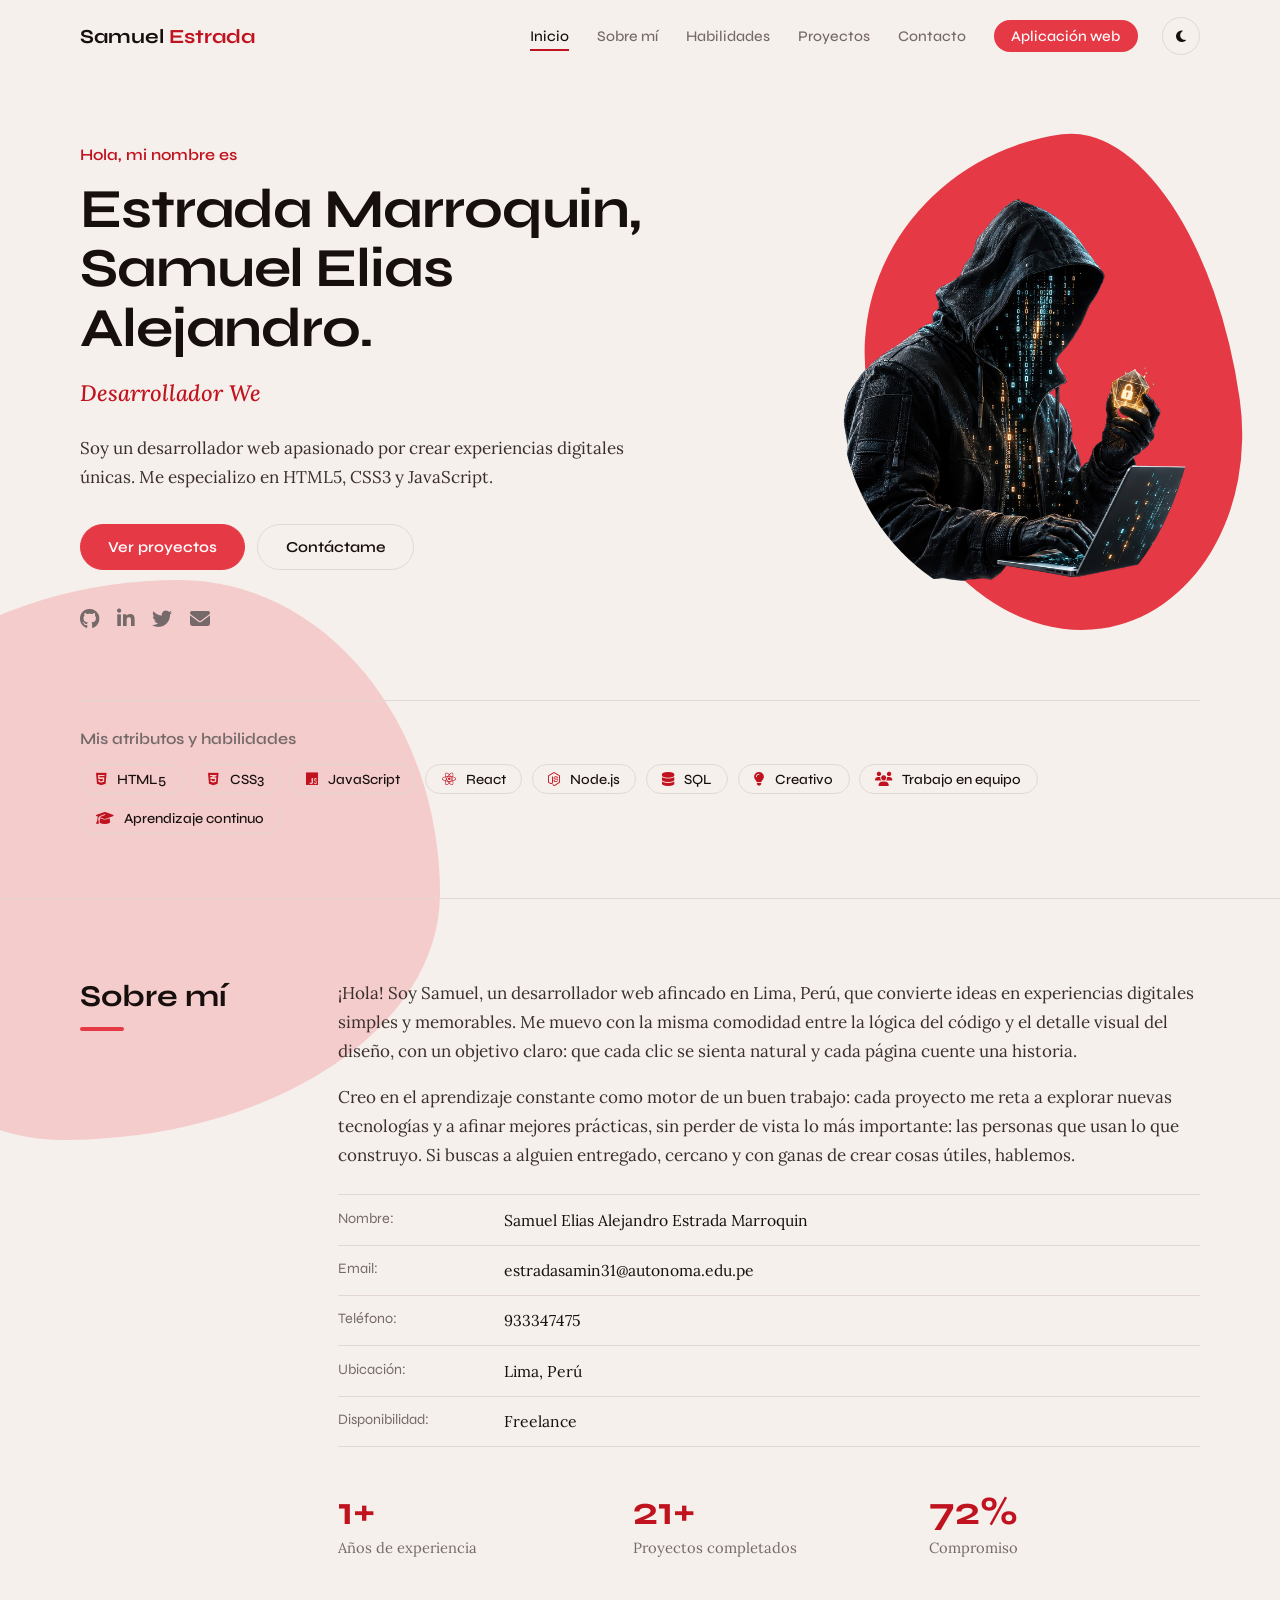
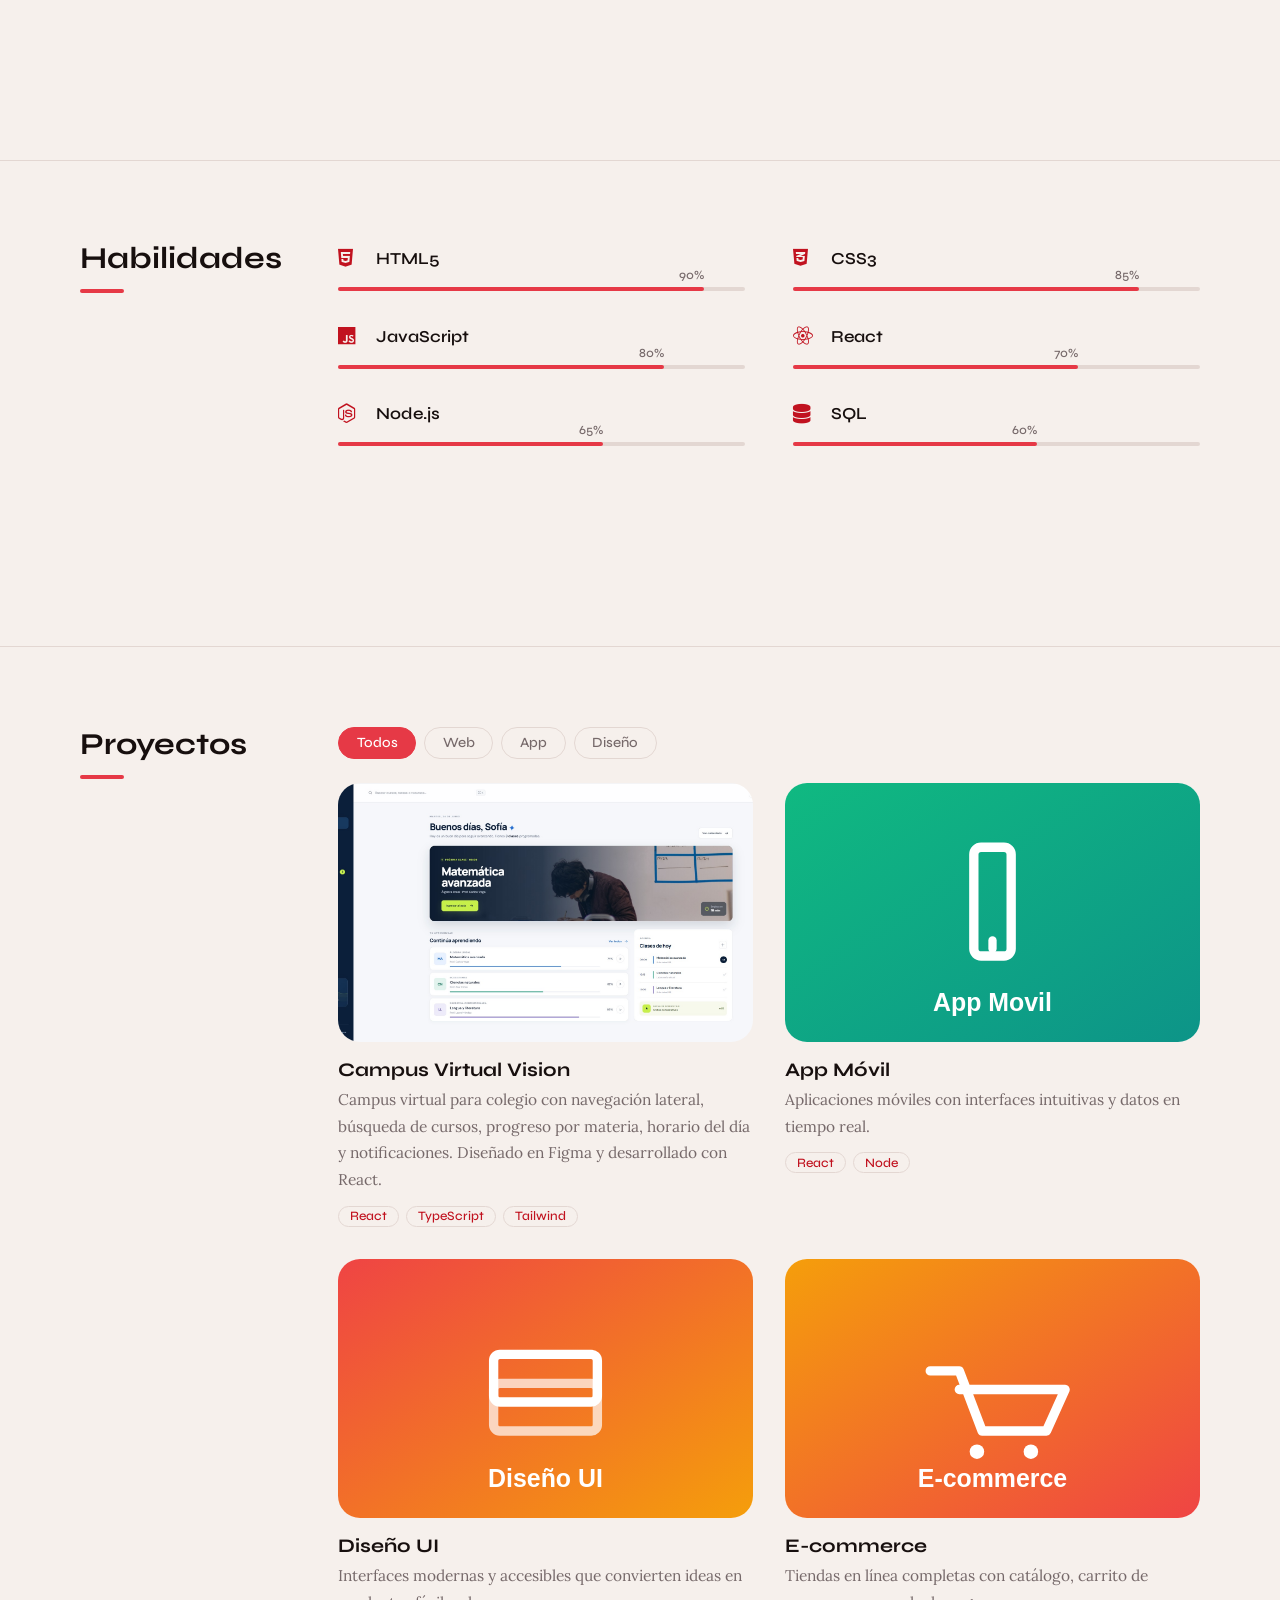
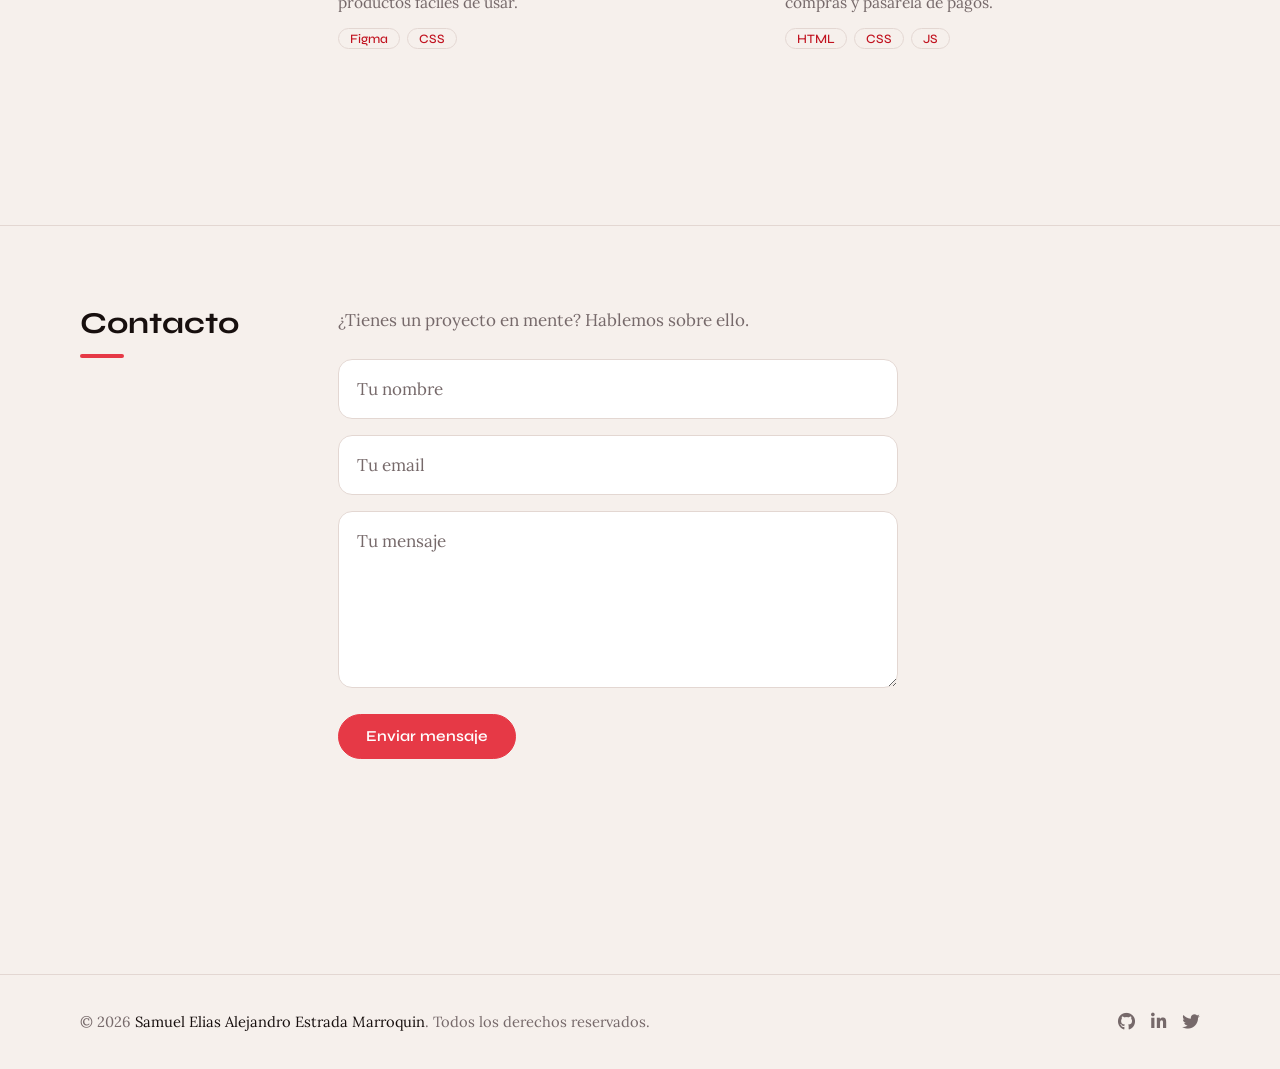
<file: index.html>
<!DOCTYPE html>
<html lang="es">
<head>
  <meta charset="UTF-8">
  <meta name="viewport" content="width=device-width, initial-scale=1.0">
  <meta name="description" content="Portafolio profesional de Samuel Estrada - Desarrollador Web">
  <title>Samuel Estrada | Desarrollador web</title>
  <link rel="stylesheet" href="style.css">
  <link rel="stylesheet" href="https://cdnjs.cloudflare.com/ajax/libs/font-awesome/6.5.1/css/all.min.css">
  <link rel="preconnect" href="https://fonts.googleapis.com">
  <link href="https://fonts.googleapis.com/css2?family=Lora:ital,wght@0,400;0,500;1,500&family=Syne:wght@500;600;700&display=swap" rel="stylesheet">
  <script>
    (function () {
      var theme = localStorage.getItem('theme');
      if (!theme && window.matchMedia('(prefers-color-scheme: light)').matches) theme = 'light';
      if (theme) document.documentElement.setAttribute('data-theme', theme);
    })();
  </script>
</head>
<body>
  <header class="header">
    <nav class="navbar container">
      <a href="#inicio" class="logo">Samuel<span>Estrada</span></a>
      <ul class="nav-links" id="nav-links">
        <li><a href="#inicio" class="active">Inicio</a></li>
        <li><a href="#sobre-mi">Sobre mí</a></li>
        <li><a href="#habilidades">Habilidades</a></li>
        <li><a href="#proyectos">Proyectos</a></li>
        <li><a href="#contacto">Contacto</a></li>
        <li><a href="https://samuelestrada.infinityfreeapp.com/Frontend-main/login.php">Aplicación web</a></li>
      </ul>
      <button class="theme-toggle" id="theme-toggle" aria-label="Cambiar entre modo claro y oscuro">
        <i class="fas fa-sun"></i>
      </button>
      <div class="hamburger" id="hamburger">
        <span></span>
        <span></span>
        <span></span>
      </div>
    </nav>
  </header>

  <main>
    <section class="hero" id="inicio">
      <div class="container hero-content">
        <div class="hero-grid">
          <div class="hero-text">
            <p class="hero-subtitle">Hola, mi nombre es</p>
            <h1 class="hero-title">Estrada Marroquin, Samuel Elias Alejandro.</h1>
            <h2 class="hero-subtitle2" id="typewriter"></h2>
            <p class="hero-description">
              Soy un desarrollador web apasionado por crear experiencias digitales únicas.
              Me especializo en HTML5, CSS3 y JavaScript.
            </p>
            <div class="hero-buttons">
              <a href="#proyectos" class="btn btn-primary">Ver proyectos</a>
              <a href="#contacto" class="btn btn-outline">Contáctame</a>
            </div>
            <div class="hero-social">
              <a href="#" aria-label="GitHub"><i class="fab fa-github"></i></a>
              <a href="#" aria-label="LinkedIn"><i class="fab fa-linkedin-in"></i></a>
              <a href="#" aria-label="Twitter"><i class="fab fa-twitter"></i></a>
              <a href="#" aria-label="Correo"><i class="fas fa-envelope"></i></a>
            </div>
          </div>
          <div class="hero-profile">
            <div class="profile-image-container">
              <img src="foto-perfil.png"
                   alt="Foto de perfil de Samuel Elias Alejandro Estrada Marroquin"
                   onerror="this.onerror=null;this.src='data:image/svg+xml;charset=utf-8,%3Csvg xmlns=%27http://www.w3.org/2000/svg%27 width=%27500%27 height=%27500%27 viewBox=%270 0 500 500%27%3E%3Cdefs%3E%3ClinearGradient id=%27g%27 x1=%270%27 y1=%270%27 x2=%271%27 y2=%271%27%3E%3Cstop offset=%270%%27 stop-color=%27%236366f1%27/%3E%3Cstop offset=%27100%%27 stop-color=%27%2310b981%27/%3E%3C/linearGradient%3E%3C/defs%3E%3Crect width=%27500%27 height=%27500%27 fill=%27url(%23g)%27/%3E%3Ctext x=%2750%%27 y=%2750%%27 font-family=%27Arial,sans-serif%27 font-size=%27160%27 fill=%27%23ffffff%27 text-anchor=%27middle%27 dominant-baseline=%27central%27 font-weight=%27bold%27%3ESE%3C/text%3E%3C/svg%3E';">
            </div>
          </div>
        </div>
        <div class="hero-skills" id="hero-skills">
          <h3 class="hero-skills-title">Mis atributos y habilidades</h3>
          <ul class="hero-attributes">
            <li class="skill-chip"><i class="fab fa-html5"></i> HTML5</li>
            <li class="skill-chip"><i class="fab fa-css3-alt"></i> CSS3</li>
            <li class="skill-chip"><i class="fab fa-js"></i> JavaScript</li>
            <li class="skill-chip"><i class="fab fa-react"></i> React</li>
            <li class="skill-chip"><i class="fab fa-node-js"></i> Node.js</li>
            <li class="skill-chip"><i class="fas fa-database"></i> SQL</li>
            <li class="skill-chip"><i class="fas fa-lightbulb"></i> Creativo</li>
            <li class="skill-chip"><i class="fas fa-users"></i> Trabajo en equipo</li>
            <li class="skill-chip"><i class="fas fa-graduation-cap"></i> Aprendizaje continuo</li>
          </ul>
        </div>
      </div>
    </section>

    <section class="about section" id="sobre-mi">
      <div class="container">
        <h2 class="section-title">Sobre mí</h2>
        <div class="about-content">
          <div class="about-text">
            <p>
              ¡Hola! Soy Samuel, un desarrollador web afincado en Lima, Perú, que
              convierte ideas en experiencias digitales simples y memorables. Me muevo
              con la misma comodidad entre la lógica del código y el detalle visual
              del diseño, con un objetivo claro: que cada clic se sienta natural y
              cada página cuente una historia.
            </p>
            <p>
              Creo en el aprendizaje constante como motor de un buen trabajo: cada
              proyecto me reta a explorar nuevas tecnologías y a afinar mejores
              prácticas, sin perder de vista lo más importante: las personas que
              usan lo que construyo. Si buscas a alguien entregado, cercano y con
              ganas de crear cosas útiles, hablemos.
            </p>
            <div class="about-info">
              <div class="info-item">
                <span class="info-label">Nombre:</span>
                <span class="info-value">Samuel Elias Alejandro Estrada Marroquin</span>
              </div>
              <div class="info-item">
                <span class="info-label">Email:</span>
                <span class="info-value">estradasamin31@autonoma.edu.pe</span>
              </div>
              <div class="info-item">
                <span class="info-label">Teléfono:</span>
                <span class="info-value">933347475</span>
              </div>
              <div class="info-item">
                <span class="info-label">Ubicación:</span>
                <span class="info-value">Lima, Perú</span>
              </div>
              <div class="info-item">
                <span class="info-label">Disponibilidad:</span>
                <span class="info-value">Freelance</span>
              </div>
            </div>
          </div>
          <div class="about-stats">
            <div class="stat">
              <h3><span data-count="2">0</span>+</h3>
              <p>Años de experiencia</p>
            </div>
            <div class="stat">
              <h3><span data-count="30">0</span>+</h3>
              <p>Proyectos completados</p>
            </div>
            <div class="stat">
              <h3><span data-count="100">0</span>%</h3>
              <p>Compromiso</p>
            </div>
          </div>
        </div>
      </div>
    </section>

    <section class="skills section" id="habilidades">
      <div class="container">
        <h2 class="section-title">Habilidades</h2>
        <div class="skills-grid">
          <div class="skill-card">
            <div class="skill-icon"><i class="fab fa-html5"></i></div>
            <h3>HTML5</h3>
            <div class="progress-bar">
              <div class="progress" data-progress="90%">90%</div>
            </div>
          </div>
          <div class="skill-card">
            <div class="skill-icon"><i class="fab fa-css3-alt"></i></div>
            <h3>CSS3</h3>
            <div class="progress-bar">
              <div class="progress" data-progress="85%">85%</div>
            </div>
          </div>
          <div class="skill-card">
            <div class="skill-icon"><i class="fab fa-js"></i></div>
            <h3>JavaScript</h3>
            <div class="progress-bar">
              <div class="progress" data-progress="80%">80%</div>
            </div>
          </div>
          <div class="skill-card">
            <div class="skill-icon"><i class="fab fa-react"></i></div>
            <h3>React</h3>
            <div class="progress-bar">
              <div class="progress" data-progress="70%">70%</div>
            </div>
          </div>
          <div class="skill-card">
            <div class="skill-icon"><i class="fab fa-node-js"></i></div>
            <h3>Node.js</h3>
            <div class="progress-bar">
              <div class="progress" data-progress="65%">65%</div>
            </div>
          </div>
          <div class="skill-card">
            <div class="skill-icon"><i class="fas fa-database"></i></div>
            <h3>SQL</h3>
            <div class="progress-bar">
              <div class="progress" data-progress="60%">60%</div>
            </div>
          </div>
        </div>
      </div>
    </section>

    <section class="projects section" id="proyectos">
      <div class="container">
        <h2 class="section-title">Proyectos</h2>
        <div class="filter-buttons">
          <button class="filter-btn active" data-filter="todos">Todos</button>
          <button class="filter-btn" data-filter="web">Web</button>
          <button class="filter-btn" data-filter="app">App</button>
          <button class="filter-btn" data-filter="diseño">Diseño</button>
        </div>
        <div class="projects-grid">
          <div class="project-card" data-category="web">
        <div class="project-image">
          <img src="proyecto-colegio.jpg" alt="Campus virtual Vision con menú, cursos, progreso y horario del día" loading="lazy">
          <div class="project-overlay">
            <div class="overlay-links">
              <a href="https://github.com/Estradasamin31/colegio-natuss-vinecere" target="_blank" rel="noopener noreferrer" aria-label="Ver código"><i class="fab fa-github"></i></a>
              <a href="https://estradasamin31.github.io/colegio-natuss-vinecere/" target="_blank" rel="noopener noreferrer" aria-label="Ver demo"><i class="fas fa-external-link-alt"></i></a>
            </div>
          </div>
        </div>
        <div class="project-info">
          <h3><a href="https://estradasamin31.github.io/colegio-natuss-vinecere/" target="_blank" rel="noopener noreferrer">Campus Virtual Vision</a></h3>
          <p>Campus virtual para colegio con navegación lateral, búsqueda de cursos, progreso por materia, horario del día y notificaciones. Diseñado en Figma y desarrollado con React.</p>
          <div class="project-tags">
           <span>React</span><span>TypeScript</span><span>Tailwind</span>
          </div>
        </div>
      </div>
      <div class="project-card" data-category="app">
            <div class="project-image">
              <img src="data:image/svg+xml;charset=utf-8,%3Csvg%20xmlns%3D'http%3A%2F%2Fwww.w3.org%2F2000%2Fsvg'%20width%3D'400'%20height%3D'250'%20viewBox%3D'0%200%20400%20250'%3E%3Cdefs%3E%3ClinearGradient%20id%3D'g'%20x1%3D'0'%20y1%3D'0'%20x2%3D'1'%20y2%3D'1'%3E%3Cstop%20offset%3D'0%25'%20stop-color%3D'%2310b981'%2F%3E%3Cstop%20offset%3D'100%25'%20stop-color%3D'%230d9488'%2F%3E%3C%2FlinearGradient%3E%3C%2Fdefs%3E%3Crect%20width%3D'400'%20height%3D'250'%20fill%3D'url(%23g)'%2F%3E%3Crect%20x%3D'182'%20y%3D'62'%20width%3D'36'%20height%3D'105'%20rx%3D'7'%20fill%3D'none'%20stroke%3D'%23ffffff'%20stroke-width%3D'9'%2F%3E%3Cline%20x1%3D'200'%20y1%3D'152'%20x2%3D'200'%20y2%3D'160'%20stroke%3D'%23ffffff'%20stroke-width%3D'8'%20stroke-linecap%3D'round'%2F%3E%3Ctext%20x%3D'50%25'%20y%3D'220'%20font-family%3D'Arial%2Csans-serif'%20font-size%3D'24'%20fill%3D'%23ffffff'%20text-anchor%3D'middle'%20font-weight%3D'bold'%3EApp%20Movil%3C%2Ftext%3E%3C%2Fsvg%3E" alt="App Móvil">
              <div class="project-overlay">
                <div class="overlay-links">
                  <a href="#" aria-label="Ver código"><i class="fab fa-github"></i></a>
                  <a href="#" aria-label="Ver demo"><i class="fas fa-external-link-alt"></i></a>
                </div>
              </div>
            </div>
            <div class="project-info">
              <h3>App Móvil</h3>
              <p>Aplicaciones móviles con interfaces intuitivas y datos en tiempo real.</p>
              <div class="project-tags">
                <span>React</span><span>Node</span>
              </div>
            </div>
          </div>
          <div class="project-card" data-category="diseño">
            <div class="project-image">
              <img src="data:image/svg+xml;charset=utf-8,%3Csvg%20xmlns%3D'http%3A%2F%2Fwww.w3.org%2F2000%2Fsvg'%20width%3D'400'%20height%3D'250'%20viewBox%3D'0%200%20400%20250'%3E%3Cdefs%3E%3ClinearGradient%20id%3D'g'%20x1%3D'0'%20y1%3D'0'%20x2%3D'1'%20y2%3D'1'%3E%3Cstop%20offset%3D'0%25'%20stop-color%3D'%23ef4444'%2F%3E%3Cstop%20offset%3D'100%25'%20stop-color%3D'%23f59e0b'%2F%3E%3C%2FlinearGradient%3E%3C%2Fdefs%3E%3Crect%20width%3D'400'%20height%3D'250'%20fill%3D'url(%23g)'%2F%3E%3Crect%20x%3D'150'%20y%3D'92'%20width%3D'100'%20height%3D'46'%20rx%3D'6'%20fill%3D'none'%20stroke%3D'%23ffffff'%20stroke-width%3D'9'%2F%3E%3Crect%20x%3D'150'%20y%3D'120'%20width%3D'100'%20height%3D'46'%20rx%3D'6'%20fill%3D'none'%20stroke%3D'%23ffffff'%20stroke-width%3D'9'%20opacity%3D'0.7'%2F%3E%3Ctext%20x%3D'50%25'%20y%3D'220'%20font-family%3D'Arial%2Csans-serif'%20font-size%3D'24'%20fill%3D'%23ffffff'%20text-anchor%3D'middle'%20font-weight%3D'bold'%3EDise%C3%B1o%20UI%3C%2Ftext%3E%3C%2Fsvg%3E" alt="Diseño UI">
              <div class="project-overlay">
                <div class="overlay-links">
                  <a href="#" aria-label="Ver código"><i class="fab fa-github"></i></a>
                  <a href="#" aria-label="Ver demo"><i class="fas fa-external-link-alt"></i></a>
                </div>
              </div>
            </div>
            <div class="project-info">
              <h3>Diseño UI</h3>
              <p>Interfaces modernas y accesibles que convierten ideas en productos fáciles de usar.</p>
              <div class="project-tags">
                <span>Figma</span><span>CSS</span>
              </div>
            </div>
          </div>
          <div class="project-card" data-category="web">
            <div class="project-image">
              <img src="data:image/svg+xml;charset=utf-8,%3Csvg%20xmlns%3D'http%3A%2F%2Fwww.w3.org%2F2000%2Fsvg'%20width%3D'400'%20height%3D'250'%20viewBox%3D'0%200%20400%20250'%3E%3Cdefs%3E%3ClinearGradient%20id%3D'g'%20x1%3D'0'%20y1%3D'0'%20x2%3D'1'%20y2%3D'1'%3E%3Cstop%20offset%3D'0%25'%20stop-color%3D'%23f59e0b'%2F%3E%3Cstop%20offset%3D'100%25'%20stop-color%3D'%23ef4444'%2F%3E%3C%2FlinearGradient%3E%3C%2Fdefs%3E%3Crect%20width%3D'400'%20height%3D'250'%20fill%3D'url(%23g)'%2F%3E%3Cpath%20d%3D'M140%20108%20h28%20l22%2058%20h62%20l18%20-40%20h-102'%20fill%3D'none'%20stroke%3D'%23ffffff'%20stroke-width%3D'9'%20stroke-linecap%3D'round'%20stroke-linejoin%3D'round'%2F%3E%3Ccircle%20cx%3D'185'%20cy%3D'186'%20r%3D'7'%20fill%3D'%23ffffff'%2F%3E%3Ccircle%20cx%3D'237'%20cy%3D'186'%20r%3D'7'%20fill%3D'%23ffffff'%2F%3E%3Ctext%20x%3D'50%25'%20y%3D'220'%20font-family%3D'Arial%2Csans-serif'%20font-size%3D'24'%20fill%3D'%23ffffff'%20text-anchor%3D'middle'%20font-weight%3D'bold'%3EE-commerce%3C%2Ftext%3E%3C%2Fsvg%3E" alt="E-commerce">
              <div class="project-overlay">
                <div class="overlay-links">
                  <a href="#" aria-label="Ver código"><i class="fab fa-github"></i></a>
                  <a href="#" aria-label="Ver demo"><i class="fas fa-external-link-alt"></i></a>
                </div>
              </div>
            </div>
            <div class="project-info">
              <h3>E-commerce</h3>
              <p>Tiendas en línea completas con catálogo, carrito de compras y pasarela de pagos.</p>
              <div class="project-tags">
                <span>HTML</span><span>CSS</span><span>JS</span>
              </div>
            </div>
          </div>
        </div>
      </div>
    </section>

    <section class="contact section" id="contacto">
      <div class="container">
        <h2 class="section-title">Contacto</h2>
        <p class="contact-subtitle">¿Tienes un proyecto en mente? Hablemos sobre ello.</p>
        <form class="contact-form" id="contact-form">
          <div class="form-group">
            <input type="text" id="nombre" placeholder="Tu nombre" required>
          </div>
          <div class="form-group">
            <input type="email" id="email" placeholder="Tu email" required>
          </div>
          <div class="form-group">
            <textarea id="mensaje" placeholder="Tu mensaje" rows="5" required></textarea>
          </div>
          <button type="submit" class="btn btn-primary">Enviar mensaje</button>
          <p class="form-message" id="form-message"></p>
        </form>
      </div>
    </section>
  </main>

  <footer class="footer">
    <div class="container">
      <p>&copy; 2026 <span>Samuel Elias Alejandro Estrada Marroquin</span>. Todos los derechos reservados.</p>
      <div class="footer-social">
        <a href="#" aria-label="GitHub"><i class="fab fa-github"></i></a>
        <a href="#" aria-label="LinkedIn"><i class="fab fa-linkedin-in"></i></a>
        <a href="#" aria-label="Twitter"><i class="fab fa-twitter"></i></a>
      </div>
    </div>
  </footer>

  <button class="scroll-top" id="scroll-top" aria-label="Volver arriba">
    <i class="fas fa-arrow-up"></i>
  </button>

  <script src="script.js"></script>
</body>
</html>
</file>
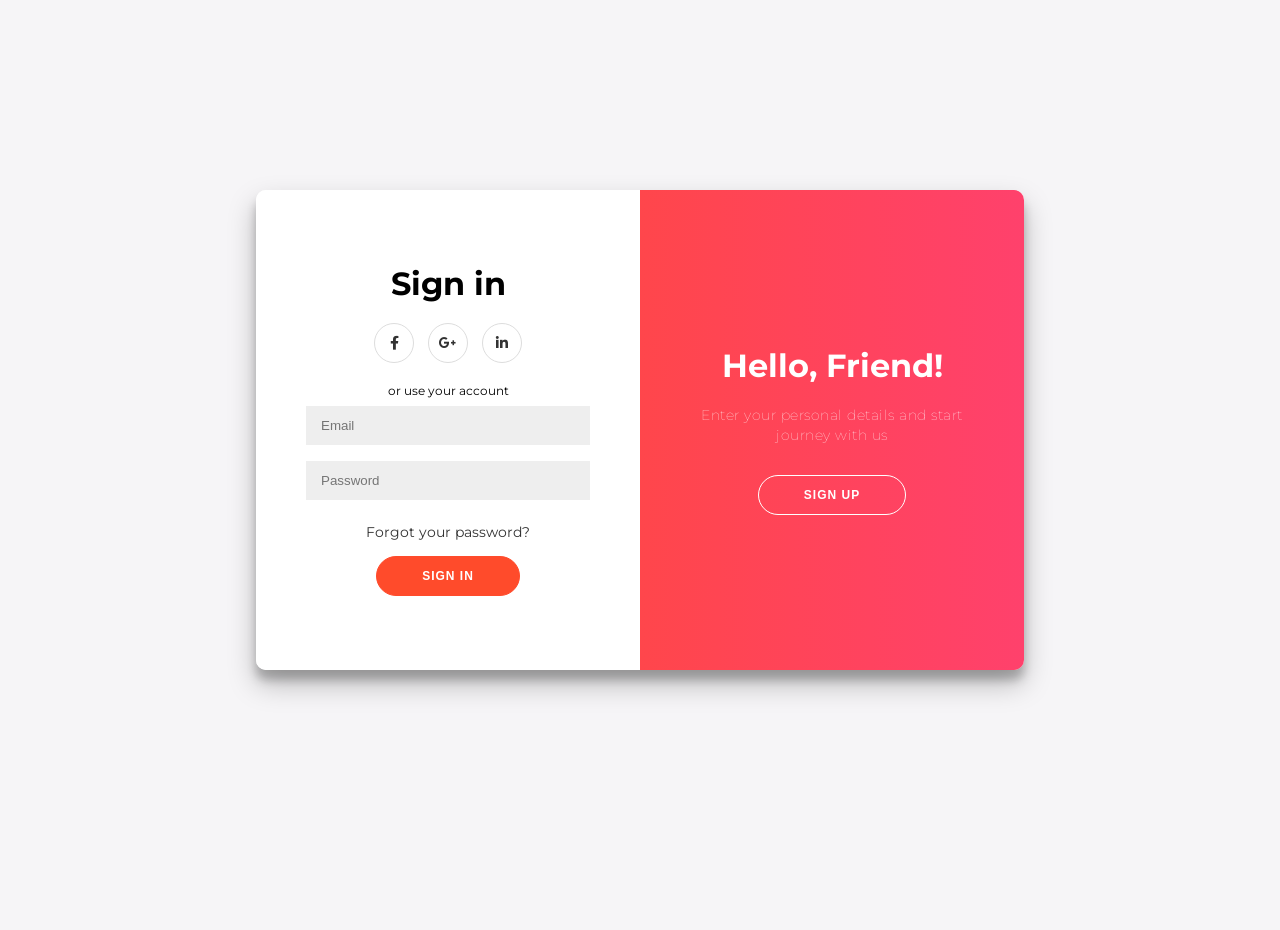
<file: login.html>
<!DOCTYPE html>
<html lang="es">
<head>
  <meta charset="UTF-8" />
  <meta name="viewport" content="width=device-width, initial-scale=1.0" />
  <title>Login</title>

  <!-- Íconos de Facebook, Google y LinkedIn -->
  <link rel="stylesheet" href="https://cdnjs.cloudflare.com/ajax/libs/font-awesome/5.15.4/css/all.min.css" />
  <link rel="stylesheet" href="login.css" />
</head>
<body>

  <div class="container" id="container">

    <!-- Formulario de registro -->
    <div class="form-container sign-up-container">
      <form action="#">
        <h1>Create Account</h1>
        <div class="social-container">
          <a href="#" class="social"><i class="fab fa-facebook-f"></i></a>
          <a href="#" class="social"><i class="fab fa-google-plus-g"></i></a>
          <a href="#" class="social"><i class="fab fa-linkedin-in"></i></a>
        </div>
        <span>or use your email for registration</span>
        <input type="text" placeholder="Name" />
        <input type="email" placeholder="Email" />
        <input type="password" placeholder="Password" />
        <button>Sign Up</button>
      </form>
    </div>

    <!-- Formulario de inicio de sesión -->
    <div class="form-container sign-in-container">
      <form action="#" id="formLogin">
        <h1>Sign in</h1>
        <div class="social-container">
          <a href="#" class="social"><i class="fab fa-facebook-f"></i></a>
          <a href="#" class="social"><i class="fab fa-google-plus-g"></i></a>
          <a href="#" class="social"><i class="fab fa-linkedin-in"></i></a>
        </div>
        <span>or use your account</span>
        <input type="email" placeholder="Email" />
        <input type="password" placeholder="Password" />
        <a href="#">Forgot your password?</a>
        <button>Sign In</button>
      </form>
    </div>

    <!-- Panel que se desliza -->
    <div class="overlay-container">
      <div class="overlay">
        <div class="overlay-panel overlay-left">
          <h1>Welcome Back!</h1>
          <p>To keep connected with us please login with your personal info</p>
          <button class="ghost" id="signIn">Sign In</button>
        </div>
        <div class="overlay-panel overlay-right">
          <h1>Hello, Friend!</h1>
          <p>Enter your personal details and start journey with us</p>
          <button class="ghost" id="signUp">Sign Up</button>
        </div>
      </div>
    </div>

  </div>

  <script src="login.js"></script>
</body>
</html>
</file>
<file: style.css>
/* Portafolio · Samuel Estrada — negro y rojo, formas orgánicas */
:root{
  --bg:#0a0a0b; --surface:#151416; --line:#2b2a2c;
  --heading:#ffffff; --text:#d8d2d0; --muted:#9a9294;
  --accent:#ff5a5f; --blob:#e63946; --blob-soft:#4a0c14; --on-accent:#ffffff;
  --font-display:'Syne','Segoe UI',system-ui,sans-serif;
  --font-body:'Lora',Georgia,'Times New Roman',serif;
  --font-ui:'Syne','Segoe UI',system-ui,sans-serif;
  --w:1120px;
}
[data-theme="light"]{
  --bg:#f6f0ec; --surface:#ffffff; --line:#e3d7d2;
  --heading:#170f0e; --text:#3a2e2c; --muted:#76696a;
  --accent:#c1121f; --blob:#e63946; --blob-soft:#f3c4c4; --on-accent:#ffffff;
}
*{margin:0;padding:0;box-sizing:border-box}
html{scroll-behavior:smooth;scroll-padding-top:76px}
body{font:400 1.0625rem/1.72 var(--font-body);background:var(--bg);color:var(--text);position:relative;overflow-x:hidden;-webkit-font-smoothing:antialiased}
/* forma orgánica de fondo, abajo a la izquierda */
body::before{content:"";position:fixed;z-index:-1;left:-180px;bottom:-240px;width:620px;height:560px;background:var(--blob-soft);border-radius:58% 42% 61% 39% / 47% 56% 44% 53%;opacity:.8}
a{color:inherit;text-decoration:none}
ul{list-style:none}
img{max-width:100%;display:block}
:focus-visible{outline:2px solid var(--accent);outline-offset:3px}
.container{width:min(var(--w),100% - 3rem);margin-inline:auto}

/* Cabecera */
.header{position:sticky;top:0;z-index:50;background:var(--bg);border-bottom:1px solid transparent}
.header.scrolled{border-bottom-color:var(--line)}
.navbar{display:flex;align-items:center;gap:1.5rem;height:72px}
.logo{font:700 1.25rem var(--font-display);color:var(--heading);margin-right:auto}
.logo span{color:var(--accent);margin-left:.3rem}
.nav-links{display:flex;gap:1.75rem;font:500 .92rem var(--font-ui)}
.nav-links a{color:var(--muted);padding:.25rem 0;border-bottom:2px solid transparent}
.nav-links a:hover,.nav-links a.active{color:var(--heading);border-bottom-color:var(--accent)}
.nav-links li:last-child a{color:var(--on-accent);background:var(--blob);padding:.45rem 1.1rem;border-radius:999px;border:0}
.theme-toggle{background:none;border:1px solid var(--line);color:var(--heading);width:38px;height:38px;border-radius:50%;cursor:pointer}
.hamburger{display:none;flex-direction:column;gap:5px;cursor:pointer;padding:6px}
.hamburger span{width:22px;height:2px;background:var(--heading);transition:transform .2s}

/* Portada */
.hero{padding:4.5rem 0 4rem;position:relative}
.hero-grid{display:grid;grid-template-columns:1.35fr 1fr;gap:3.5rem;align-items:center}
.hero-subtitle{color:var(--accent);font:600 1rem var(--font-ui);margin-bottom:1rem}
.hero-title{font:700 clamp(2rem,4.3vw,3.6rem)/1.08 var(--font-display);color:var(--heading);letter-spacing:-.02em;margin-bottom:1.25rem}
.hero-subtitle2{font:italic 500 1.4rem var(--font-body);color:var(--accent);min-height:2.2rem;margin-bottom:1.25rem}
.hero-description{max-width:50ch;margin-bottom:2rem}
.hero-buttons{display:flex;flex-wrap:wrap;gap:.75rem;margin-bottom:2rem}
.btn{display:inline-block;padding:.8rem 1.7rem;border-radius:999px;font:600 .95rem var(--font-ui);border:1.5px solid var(--blob);cursor:pointer}
.btn-primary{background:var(--blob);color:var(--on-accent)}
.btn-primary:hover{filter:brightness(1.1)}
.btn-outline{background:none;color:var(--heading);border-color:var(--line)}
.btn-outline:hover{border-color:var(--blob)}
.hero-social{display:flex;gap:1.1rem;font-size:1.25rem}
.hero-social a{color:var(--muted)}
.hero-social a:hover{color:var(--accent)}
.hero-profile{position:relative}
.profile-image-container{position:relative;width:min(360px,100%);aspect-ratio:4/5;margin-left:auto}
.profile-image-container::before{content:"";position:absolute;inset:-6% -10% -4% 8%;background:var(--blob);border-radius:62% 38% 46% 54% / 44% 58% 42% 56%;transform:rotate(-8deg)}
.profile-image-container img{position:relative;width:100%;height:100%;object-fit:cover;object-position:top;border-radius:46% 54% 42% 58% / 52% 42% 58% 48%}
.hero-skills{margin-top:4rem;padding-top:1.75rem;border-top:1px solid var(--line)}
.hero-skills-title{font:600 1rem var(--font-ui);color:var(--muted);margin-bottom:1rem}
.hero-attributes{display:flex;flex-wrap:wrap;gap:.6rem}
.skill-chip{border:1px solid var(--line);padding:.35rem .95rem;border-radius:999px;font:500 .88rem var(--font-ui);color:var(--heading)}
.skill-chip i{color:var(--accent);margin-right:.45rem}

/* Secciones: título a la izquierda */
.section{padding:5rem 0;border-top:1px solid var(--line)}
.section>.container{display:grid;grid-template-columns:210px 1fr;column-gap:3rem;row-gap:1.5rem}
.section>.container>*{grid-column:2}
.section>.container>.section-title{grid-column:1;grid-row:1/span 6;position:sticky;top:100px;align-self:start}
.section-title{font:700 1.9rem/1.15 var(--font-display);color:var(--heading)}
.section-title::after{content:"";display:block;width:44px;height:4px;border-radius:4px;background:var(--blob);margin-top:.8rem}

/* Sobre mí */
.about-content{display:grid;gap:2.5rem}
.about-text p+p{margin-top:1rem}
.about-info{margin-top:1.5rem;border-top:1px solid var(--line)}
.info-item{display:grid;grid-template-columns:150px 1fr;gap:1rem;padding:.7rem 0;border-bottom:1px solid var(--line);font-size:.98rem}
.info-label{color:var(--muted);font-family:var(--font-ui);font-size:.9rem}
.info-value{color:var(--heading)}
.about-stats{display:grid;grid-template-columns:repeat(3,1fr);gap:1.5rem}
.stat h3{font:700 2.5rem var(--font-display);color:var(--accent)}
.stat p{color:var(--muted);font-size:.92rem}

/* Habilidades */
.skills-grid{display:grid;grid-template-columns:repeat(2,1fr);gap:1.75rem 3rem}
.skill-card{display:grid;grid-template-columns:auto 1fr;align-items:center;column-gap:.8rem;row-gap:.7rem}
.skill-icon{color:var(--accent);font-size:1.25rem;width:1.6rem}
.skill-card h3{font:600 1.05rem var(--font-ui);color:var(--heading)}
.progress-bar{grid-column:1/-1;height:4px;border-radius:4px;background:var(--line);position:relative}
.progress{height:100%;width:0;border-radius:4px;background:var(--blob);position:relative;transition:width 1s ease;font-size:0}
.progress::after{content:attr(data-progress);position:absolute;right:0;bottom:9px;font:500 .78rem var(--font-ui);color:var(--muted)}

/* Proyectos */
.filter-buttons{display:flex;flex-wrap:wrap;gap:.5rem}
.filter-btn{background:none;border:1px solid var(--line);color:var(--muted);padding:.4rem 1.1rem;border-radius:999px;font:500 .88rem var(--font-ui);cursor:pointer}
.filter-btn:hover{color:var(--heading)}
.filter-btn.active{background:var(--blob);border-color:var(--blob);color:var(--on-accent)}
.projects-grid{display:grid;grid-template-columns:repeat(2,1fr);gap:2rem}
.project-card.hide{display:none}
.project-image{position:relative;aspect-ratio:16/10;overflow:hidden;border-radius:22px;background:var(--surface)}
.project-image img{width:100%;height:100%;object-fit:cover}
.project-overlay{position:absolute;inset:0;display:flex;align-items:flex-end;justify-content:flex-end;padding:.9rem;opacity:0;background:linear-gradient(to top,rgba(10,10,11,.8),transparent 60%);transition:opacity .2s}
.project-card:hover .project-overlay,.project-card:focus-within .project-overlay{opacity:1}
.overlay-links{display:flex;gap:.6rem}
.overlay-links a{display:grid;place-items:center;width:38px;height:38px;border-radius:50%;background:var(--blob);color:#fff}
.project-info{padding-top:1rem}
.project-info h3{font:700 1.2rem var(--font-display);color:var(--heading);margin-bottom:.3rem}
.project-info p{font-size:.97rem;color:var(--muted)}
.project-tags{display:flex;flex-wrap:wrap;gap:.4rem;margin-top:.8rem}
.project-tags span{font:500 .8rem var(--font-ui);color:var(--accent);border:1px solid var(--line);padding:.1rem .7rem;border-radius:999px}

/* Contacto */
.contact-subtitle{color:var(--muted)}
.contact-form{display:grid;gap:1rem;max-width:560px}
.contact-form input,.contact-form textarea{width:100%;padding:.9rem 1.1rem;background:var(--surface);border:1px solid var(--line);border-radius:14px;color:var(--heading);font:inherit}
.contact-form input::placeholder,.contact-form textarea::placeholder{color:var(--muted)}
.contact-form input:focus,.contact-form textarea:focus{outline:none;border-color:var(--blob)}
.contact-form .btn{justify-self:start}
.form-message{min-height:1.4rem;font-size:.95rem}

/* Pie y botón de subir */
.footer{border-top:1px solid var(--line);padding:2rem 0;font-size:.92rem;color:var(--muted)}
.footer .container{display:flex;flex-wrap:wrap;gap:1rem;justify-content:space-between;align-items:center}
.footer span{color:var(--heading)}
.footer-social{display:flex;gap:1rem;font-size:1.1rem}
.footer-social a:hover{color:var(--accent)}
.scroll-top{position:fixed;right:1.25rem;bottom:1.25rem;width:44px;height:44px;border-radius:50%;border:0;background:var(--blob);color:#fff;cursor:pointer;opacity:0;pointer-events:none;transition:opacity .2s}
.scroll-top.visible{opacity:1;pointer-events:auto}

/* Adaptable */
@media (max-width:900px){
  .section>.container{display:block}
  .section>.container>*+*{margin-top:1.5rem}
  .section>.container>.section-title{position:static;margin-bottom:1.75rem}
  .hero-grid{grid-template-columns:1fr;gap:3rem}
  .profile-image-container{margin:0 auto 0 0;width:min(300px,86%)}
  .hamburger{display:flex}
  .nav-links{display:none;position:absolute;top:72px;left:0;right:0;flex-direction:column;gap:0;background:var(--bg);border-bottom:1px solid var(--line);padding:.5rem 1.5rem 1rem}
  .nav-links.open{display:flex}
  .nav-links a{display:block;padding:.7rem 0}
  .nav-links li:last-child a{display:inline-block;margin-top:.4rem;padding:.5rem 1.2rem}
  .skills-grid,.projects-grid{grid-template-columns:1fr}
  .info-item{grid-template-columns:110px 1fr}
}
@media (prefers-reduced-motion:reduce){
  html{scroll-behavior:auto}
  *{transition:none !important}
}
</file>
<file: login.css>
@import url('https://fonts.googleapis.com/css?family=Montserrat:400,800');

* {
	box-sizing: border-box;
}

body {
	background: #f6f5f7;
	display: flex;
	justify-content: center;
	align-items: center;
	flex-direction: column;
	font-family: 'Montserrat', sans-serif;
	height: 100vh;
	margin: -20px 0 50px;
}

h1 {
	font-weight: bold;
	margin: 0;
}

h2 {
	text-align: center;
}

p {
	font-size: 14px;
	font-weight: 100;
	line-height: 20px;
	letter-spacing: 0.5px;
	margin: 20px 0 30px;
}

span {
	font-size: 12px;
}

a {
	color: #333;
	font-size: 14px;
	text-decoration: none;
	margin: 15px 0;
}

button {
	border-radius: 20px;
	border: 1px solid #FF4B2B;
	background-color: #FF4B2B;
	color: #FFFFFF;
	font-size: 12px;
	font-weight: bold;
	padding: 12px 45px;
	letter-spacing: 1px;
	text-transform: uppercase;
	transition: transform 80ms ease-in;
}

button:active {
	transform: scale(0.95);
}

button:focus {
	outline: none;
}

button.ghost {
	background-color: transparent;
	border-color: #FFFFFF;
}

form {
	background-color: #FFFFFF;
	display: flex;
	align-items: center;
	justify-content: center;
	flex-direction: column;
	padding: 0 50px;
	height: 100%;
	text-align: center;
}

input {
	background-color: #eee;
	border: none;
	padding: 12px 15px;
	margin: 8px 0;
	width: 100%;
}

.container {
	background-color: #fff;
	border-radius: 10px;
  	box-shadow: 0 14px 28px rgba(0,0,0,0.25), 
			0 10px 10px rgba(0,0,0,0.22);
	position: relative;
	overflow: hidden;
	width: 768px;
	max-width: 100%;
	min-height: 480px;
}

.form-container {
	position: absolute;
	top: 0;
	height: 100%;
	transition: all 0.6s ease-in-out;
}

.sign-in-container {
	left: 0;
	width: 50%;
	z-index: 2;
}

.container.right-panel-active .sign-in-container {
	transform: translateX(100%);
}

.sign-up-container {
	left: 0;
	width: 50%;
	opacity: 0;
	z-index: 1;
}

.container.right-panel-active .sign-up-container {
	transform: translateX(100%);
	opacity: 1;
	z-index: 5;
	animation: show 0.6s;
}

@keyframes show {
	0%, 49.99% {
		opacity: 0;
		z-index: 1;
	}
	
	50%, 100% {
		opacity: 1;
		z-index: 5;
	}
}

.overlay-container {
	position: absolute;
	top: 0;
	left: 50%;
	width: 50%;
	height: 100%;
	overflow: hidden;
	transition: transform 0.6s ease-in-out;
	z-index: 100;
}

.container.right-panel-active .overlay-container{
	transform: translateX(-100%);
}

.overlay {
	background: #FF416C;
	background: -webkit-linear-gradient(to right, #FF4B2B, #FF416C);
	background: linear-gradient(to right, #FF4B2B, #FF416C);
	background-repeat: no-repeat;
	background-size: cover;
	background-position: 0 0;
	color: #FFFFFF;
	position: relative;
	left: -100%;
	height: 100%;
	width: 200%;
  	transform: translateX(0);
	transition: transform 0.6s ease-in-out;
}

.container.right-panel-active .overlay {
  	transform: translateX(50%);
}

.overlay-panel {
	position: absolute;
	display: flex;
	align-items: center;
	justify-content: center;
	flex-direction: column;
	padding: 0 40px;
	text-align: center;
	top: 0;
	height: 100%;
	width: 50%;
	transform: translateX(0);
	transition: transform 0.6s ease-in-out;
}

.overlay-left {
	transform: translateX(-20%);
}

.container.right-panel-active .overlay-left {
	transform: translateX(0);
}

.overlay-right {
	right: 0;
	transform: translateX(0);
}

.container.right-panel-active .overlay-right {
	transform: translateX(20%);
}

.social-container {
	margin: 20px 0;
}

.social-container a {
	border: 1px solid #DDDDDD;
	border-radius: 50%;
	display: inline-flex;
	justify-content: center;
	align-items: center;
	margin: 0 5px;
	height: 40px;
	width: 40px;
}

footer {
    background-color: #222;
    color: #fff;
    font-size: 14px;
    bottom: 0;
    position: fixed;
    left: 0;
    right: 0;
    text-align: center;
    z-index: 999;
}

footer p {
    margin: 10px 0;
}

footer i {
    color: red;
}

footer a {
    color: #3c97bf;
    text-decoration: none;
}
</file>
